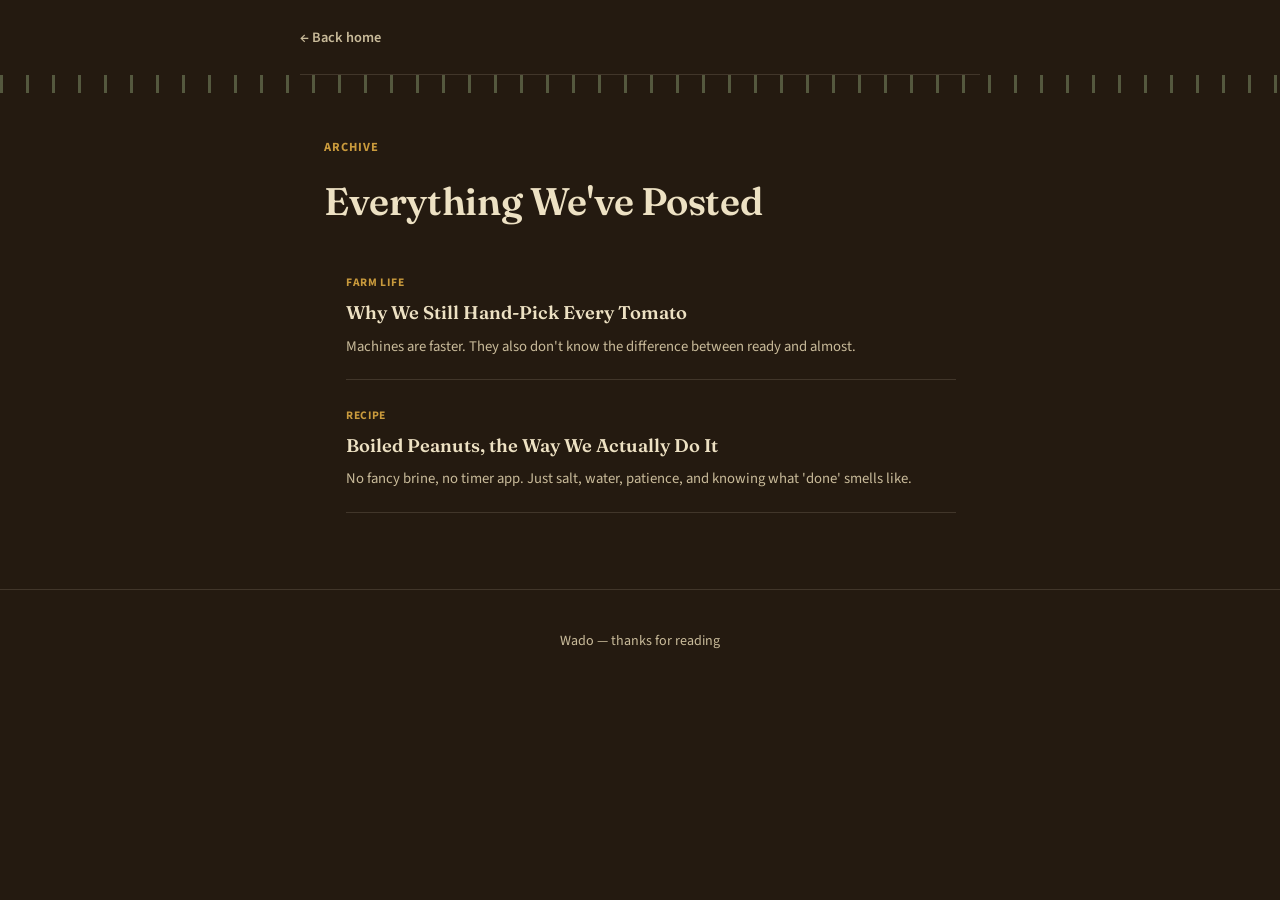
<file: posts/index.html>
<!DOCTYPE html>
<html lang="en">
<head>
<meta charset="UTF-8">
<meta name="viewport" content="width=device-width, initial-scale=1.0">
<title>All Posts | Random What Tha Farm</title>
<meta name="description" content="Every farm story, recipe, and homestead tip from Random What Tha Farm.">
<link rel="preconnect" href="https://fonts.googleapis.com">
<link rel="preconnect" href="https://fonts.gstatic.com" crossorigin>
<link href="https://fonts.googleapis.com/css2?family=Fraunces:opsz,wght@9..144,500;9..144,600;9..144,700&family=Source+Sans+3:wght@400;500;600;700&display=swap" rel="stylesheet">
<link rel="stylesheet" href="../style.css">
</head>
<body>
<div class="wrap top-nav"><a href="../index.html">&larr; Back home</a></div>
<div class="rows"></div>
<div class="wrap">
  <article>
    <div class="kicker">Archive</div>
    <h1>Everything We've Posted</h1>
    <ul class="post-list" id="post-list"></ul>
  </article>
</div>
<footer>Wado &mdash; thanks for reading</footer>

<script>
  fetch('../posts.json')
    .then(r => r.json())
    .then(posts => {
      const list = document.getElementById('post-list');
      posts.slice().reverse().forEach(p => {
        const li = document.createElement('li');
        li.innerHTML = `
          <span class="kind">${p.kind}</span>
          <a class="title" href="../${p.url}">${p.title}</a>
          <div class="excerpt">${p.excerpt}</div>
        `;
        list.appendChild(li);
      });
    });
</script>
</body>
</html>
</file>
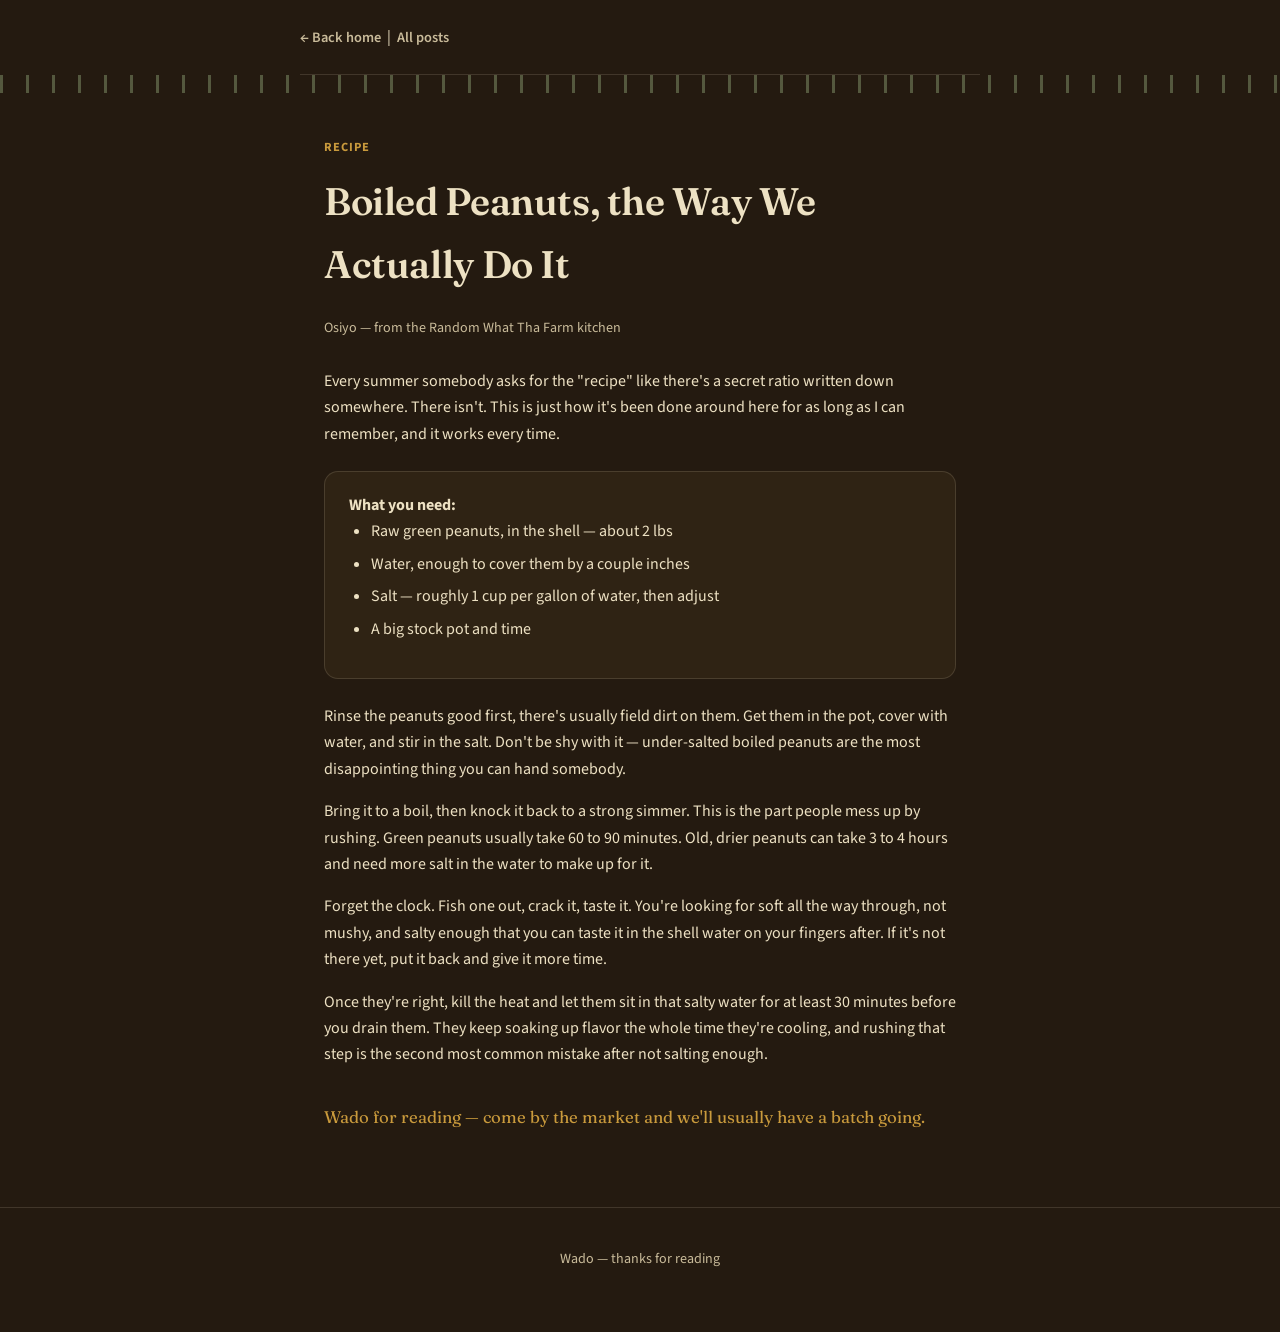
<file: boiled-peanuts-how-we-do-it.html>
<!DOCTYPE html>
<html lang="en">
<head>
<meta charset="UTF-8">
<meta name="viewport" content="width=device-width, initial-scale=1.0">
<title>Boiled Peanuts, the Way We Actually Do It | Random What Tha Farm</title>
<meta name="description" content="No fancy brine, no timer app. How we actually boil peanuts on the farm.">
<link rel="preconnect" href="https://fonts.googleapis.com">
<link rel="preconnect" href="https://fonts.gstatic.com" crossorigin>
<link href="https://fonts.googleapis.com/css2?family=Fraunces:opsz,wght@9..144,500;9..144,600;9..144,700&family=Source+Sans+3:wght@400;500;600;700&display=swap" rel="stylesheet">
<link rel="stylesheet" href="../style.css">
</head>
<body>
<div class="wrap top-nav"><a href="../index.html">&larr; Back home</a> &nbsp;|&nbsp; <a href="index.html">All posts</a></div>
<div class="rows"></div>
<div class="wrap">
  <article>
    <div class="kicker">Recipe</div>
    <h1>Boiled Peanuts, the Way We Actually Do It</h1>
    <p class="byline">Osiyo &mdash; from the Random What Tha Farm kitchen</p>

    <p>Every summer somebody asks for the "recipe" like there's a secret ratio written down somewhere. There isn't. This is just how it's been done around here for as long as I can remember, and it works every time.</p>

    <div class="card">
      <strong>What you need:</strong>
      <ul>
        <li>Raw green peanuts, in the shell &mdash; about 2 lbs</li>
        <li>Water, enough to cover them by a couple inches</li>
        <li>Salt &mdash; roughly 1 cup per gallon of water, then adjust</li>
        <li>A big stock pot and time</li>
      </ul>
    </div>

    <p>Rinse the peanuts good first, there's usually field dirt on them. Get them in the pot, cover with water, and stir in the salt. Don't be shy with it &mdash; under-salted boiled peanuts are the most disappointing thing you can hand somebody.</p>

    <p>Bring it to a boil, then knock it back to a strong simmer. This is the part people mess up by rushing. Green peanuts usually take 60 to 90 minutes. Old, drier peanuts can take 3 to 4 hours and need more salt in the water to make up for it.</p>

    <p>Forget the clock. Fish one out, crack it, taste it. You're looking for soft all the way through, not mushy, and salty enough that you can taste it in the shell water on your fingers after. If it's not there yet, put it back and give it more time.</p>

    <p>Once they're right, kill the heat and let them sit in that salty water for at least 30 minutes before you drain them. They keep soaking up flavor the whole time they're cooling, and rushing that step is the second most common mistake after not salting enough.</p>

    <p class="wado-close">Wado for reading &mdash; come by the market and we'll usually have a batch going.</p>
  </article>
</div>
<footer>Wado &mdash; thanks for reading</footer>
</body>
</html>
</file>
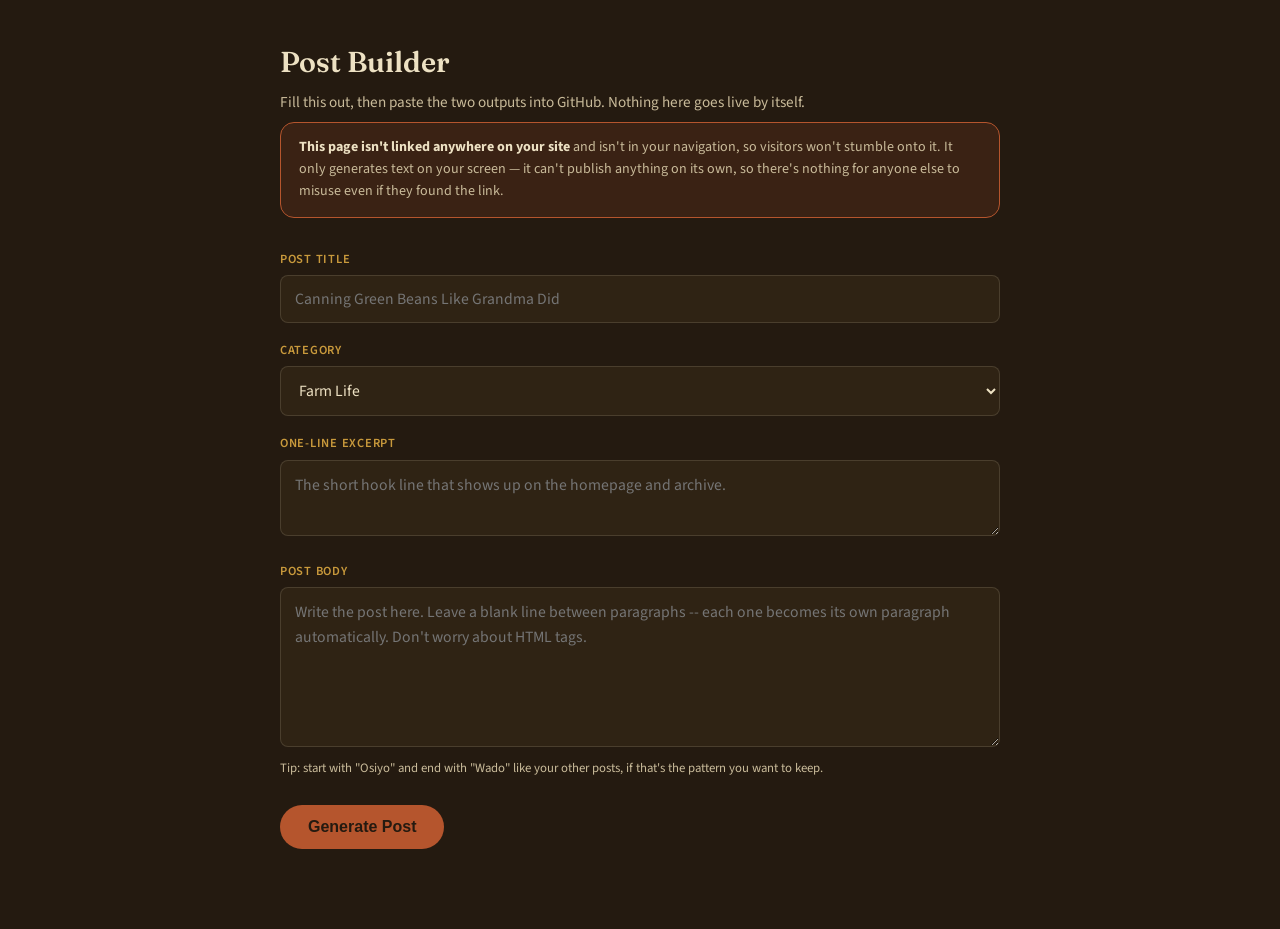
<file: post-builder.html>
<!DOCTYPE html>
<html lang="en">
<head>
<meta charset="UTF-8">
<meta name="viewport" content="width=device-width, initial-scale=1.0">
<title>Post Builder | Random What Tha Farm</title>
<meta name="robots" content="noindex, nofollow">
<link rel="preconnect" href="https://fonts.googleapis.com">
<link rel="preconnect" href="https://fonts.gstatic.com" crossorigin>
<link href="https://fonts.googleapis.com/css2?family=Fraunces:opsz,wght@9..144,500;9..144,600;9..144,700&family=Source+Sans+3:wght@400;500;600;700&display=swap" rel="stylesheet">
<style>
  :root{
    --soil:#241a10; --soil-2:#2f2314; --clay:#b5552d; --clay-bright:#d1683a;
    --wheat:#ede1c3; --wheat-dim:#c9bb9a; --sage:#7c8b64; --gold:#c99a3c;
    --line: rgba(237,225,195,0.14); --radius:14px;
  }
  *{box-sizing:border-box; margin:0; padding:0;}
  body{ background:var(--soil); color:var(--wheat); font-family:'Source Sans 3',sans-serif; line-height:1.55; padding: 40px 20px 80px; }
  h1,h2,h3{ font-family:'Fraunces',serif; font-weight:600; }
  .wrap{ max-width: 720px; margin: 0 auto; }
  h1{ font-size: 1.8rem; margin-bottom: 6px; }
  .sub{ color: var(--wheat-dim); font-size: 0.95rem; margin-bottom: 8px; }
  .warn{
    background: rgba(181,85,45,0.15); border: 1px solid var(--clay); border-radius: var(--radius);
    padding: 14px 18px; font-size: 0.88rem; color: var(--wheat-dim); margin-bottom: 32px;
  }
  .warn strong{ color: var(--wheat); }
  label{ font-size: 0.78rem; text-transform: uppercase; letter-spacing: 0.06em; color: var(--gold); font-weight: 600; margin: 18px 0 6px; display:block; }
  input, textarea, select{
    width: 100%; background: var(--soil-2); border: 1px solid var(--line); color: var(--wheat);
    padding: 12px 14px; border-radius: 8px; font-family: inherit; font-size: 0.98rem;
  }
  textarea{ min-height: 160px; resize: vertical; line-height: 1.6; }
  textarea#excerpt{ min-height: 60px; }
  input:focus, textarea:focus, select:focus{ outline:none; border-color: var(--clay-bright); }
  .hint{ font-size: 0.8rem; color: var(--wheat-dim); margin-top: 4px; }
  button{
    margin-top: 26px; background: var(--clay); color: var(--soil); font-weight: 700; border: none;
    padding: 13px 28px; border-radius: 999px; font-size: 1rem; cursor: pointer;
  }
  button:hover{ background: var(--clay-bright); }
  .output{ margin-top: 40px; display: none; }
  .output.show{ display: block; }
  .out-block{
    background: var(--soil-2); border: 1px solid var(--line); border-radius: var(--radius);
    padding: 18px; margin-top: 14px; position: relative;
  }
  .out-block h3{ font-size: 1rem; margin-bottom: 4px; }
  .out-block .instr{ font-size: 0.85rem; color: var(--wheat-dim); margin-bottom: 12px; }
  pre{
    background: var(--soil); border: 1px solid var(--line); border-radius: 8px; padding: 14px;
    overflow-x: auto; font-size: 0.82rem; color: var(--wheat); white-space: pre-wrap; word-break: break-word;
  }
  .copy-btn{
    margin-top: 10px; background: transparent; border: 1px solid var(--clay-bright); color: var(--clay-bright);
    padding: 8px 18px; border-radius: 999px; font-size: 0.85rem; font-weight: 600;
  }
  .copy-btn.copied{ background: var(--sage); border-color: var(--sage); color: var(--soil); }
</style>
</head>
<body>
<div class="wrap">
  <h1>Post Builder</h1>
  <p class="sub">Fill this out, then paste the two outputs into GitHub. Nothing here goes live by itself.</p>
  <div class="warn">
    <strong>This page isn't linked anywhere on your site</strong> and isn't in your navigation, so visitors won't stumble onto it. It only generates text on your screen &mdash; it can't publish anything on its own, so there's nothing for anyone else to misuse even if they found the link.
  </div>

  <label for="title">Post Title</label>
  <input type="text" id="title" placeholder="Canning Green Beans Like Grandma Did">

  <label for="kind">Category</label>
  <select id="kind">
    <option>Farm Life</option>
    <option>Recipe</option>
    <option>Repair Tips</option>
    <option>Market Update</option>
    <option>Cherokee Life</option>
  </select>

  <label for="excerpt">One-line Excerpt</label>
  <textarea id="excerpt" placeholder="The short hook line that shows up on the homepage and archive."></textarea>

  <label for="body">Post Body</label>
  <textarea id="body" placeholder="Write the post here. Leave a blank line between paragraphs -- each one becomes its own paragraph automatically. Don't worry about HTML tags."></textarea>
  <p class="hint">Tip: start with "Osiyo" and end with "Wado" like your other posts, if that's the pattern you want to keep.</p>

  <button onclick="generate()">Generate Post</button>

  <div class="output" id="output">
    <div class="out-block">
      <h3>1. New file for GitHub</h3>
      <p class="instr">In your repo: Add file &rarr; Create new file. Name it exactly <code id="filename-hint"></code> (this puts it in the posts folder automatically). Paste this in as the content, then commit.</p>
      <pre id="html-out"></pre>
      <button class="copy-btn" onclick="copyBlock('html-out', this)">Copy HTML</button>
    </div>
    <div class="out-block">
      <h3>2. Add to posts.json</h3>
      <p class="instr">Open posts.json, click the pencil to edit, and paste this as a new entry in the list (add a comma after the entry before it). Commit.</p>
      <pre id="json-out"></pre>
      <button class="copy-btn" onclick="copyBlock('json-out', this)">Copy JSON Entry</button>
    </div>
  </div>
</div>

<script>
function slugify(str){
  return str.toLowerCase().trim()
    .replace(/[^a-z0-9\s-]/g, '')
    .replace(/\s+/g, '-')
    .replace(/-+/g, '-');
}

function escapeHtml(str){
  return str.replace(/&/g,'&amp;').replace(/</g,'&lt;').replace(/>/g,'&gt;');
}

function generate(){
  const title = document.getElementById('title').value.trim();
  const kind = document.getElementById('kind').value;
  const excerpt = document.getElementById('excerpt').value.trim();
  const body = document.getElementById('body').value.trim();

  if(!title || !body){
    alert('Add at least a title and body first.');
    return;
  }

  const slug = slugify(title);
  const filename = 'posts/' + slug + '.html';

  const paragraphs = body.split(/\n\s*\n/).map(p => p.trim()).filter(Boolean)
    .map(p => '    <p>' + escapeHtml(p).replace(/\n/g,'<br>') + '</p>')
    .join('\n');

  const html = `<!DOCTYPE html>
<html lang="en">
<head>
<meta charset="UTF-8">
<meta name="viewport" content="width=device-width, initial-scale=1.0">
<title>${escapeHtml(title)} | Random What Tha Farm</title>
<meta name="description" content="${escapeHtml(excerpt)}">
<link rel="preconnect" href="https://fonts.googleapis.com">
<link rel="preconnect" href="https://fonts.gstatic.com" crossorigin>
<link href="https://fonts.googleapis.com/css2?family=Fraunces:opsz,wght@9..144,500;9..144,600;9..144,700&family=Source+Sans+3:wght@400;500;600;700&display=swap" rel="stylesheet">
<link rel="stylesheet" href="../style.css">
</head>
<body>
<div class="wrap top-nav"><a href="../index.html">&larr; Back home</a> &nbsp;|&nbsp; <a href="index.html">All posts</a></div>
<div class="rows"></div>
<div class="wrap">
  <article>
    <div class="kicker">${escapeHtml(kind)}</div>
    <h1>${escapeHtml(title)}</h1>
    <p class="byline">Osiyo &mdash; from Random What Tha Farm</p>
${paragraphs}
    <p class="wado-close">Wado for reading.</p>
  </article>
</div>
<footer>Wado &mdash; thanks for reading</footer>
</body>
</html>`;

  const jsonEntry = `  {
    "slug": "${slug}",
    "title": "${title.replace(/"/g,'\\"')}",
    "kind": "${kind}",
    "excerpt": "${excerpt.replace(/"/g,'\\"')}",
    "url": "posts/${slug}.html"
  },`;

  document.getElementById('filename-hint').textContent = filename;
  document.getElementById('html-out').textContent = html;
  document.getElementById('json-out').textContent = jsonEntry;
  document.getElementById('output').classList.add('show');
  document.getElementById('output').scrollIntoView({behavior:'smooth'});
}

function copyBlock(id, btn){
  const text = document.getElementById(id).textContent;
  navigator.clipboard.writeText(text).then(() => {
    const original = btn.textContent;
    btn.textContent = 'Copied!';
    btn.classList.add('copied');
    setTimeout(() => { btn.textContent = original; btn.classList.remove('copied'); }, 1800);
  });
}
</script>
</body>
</html>
</file>
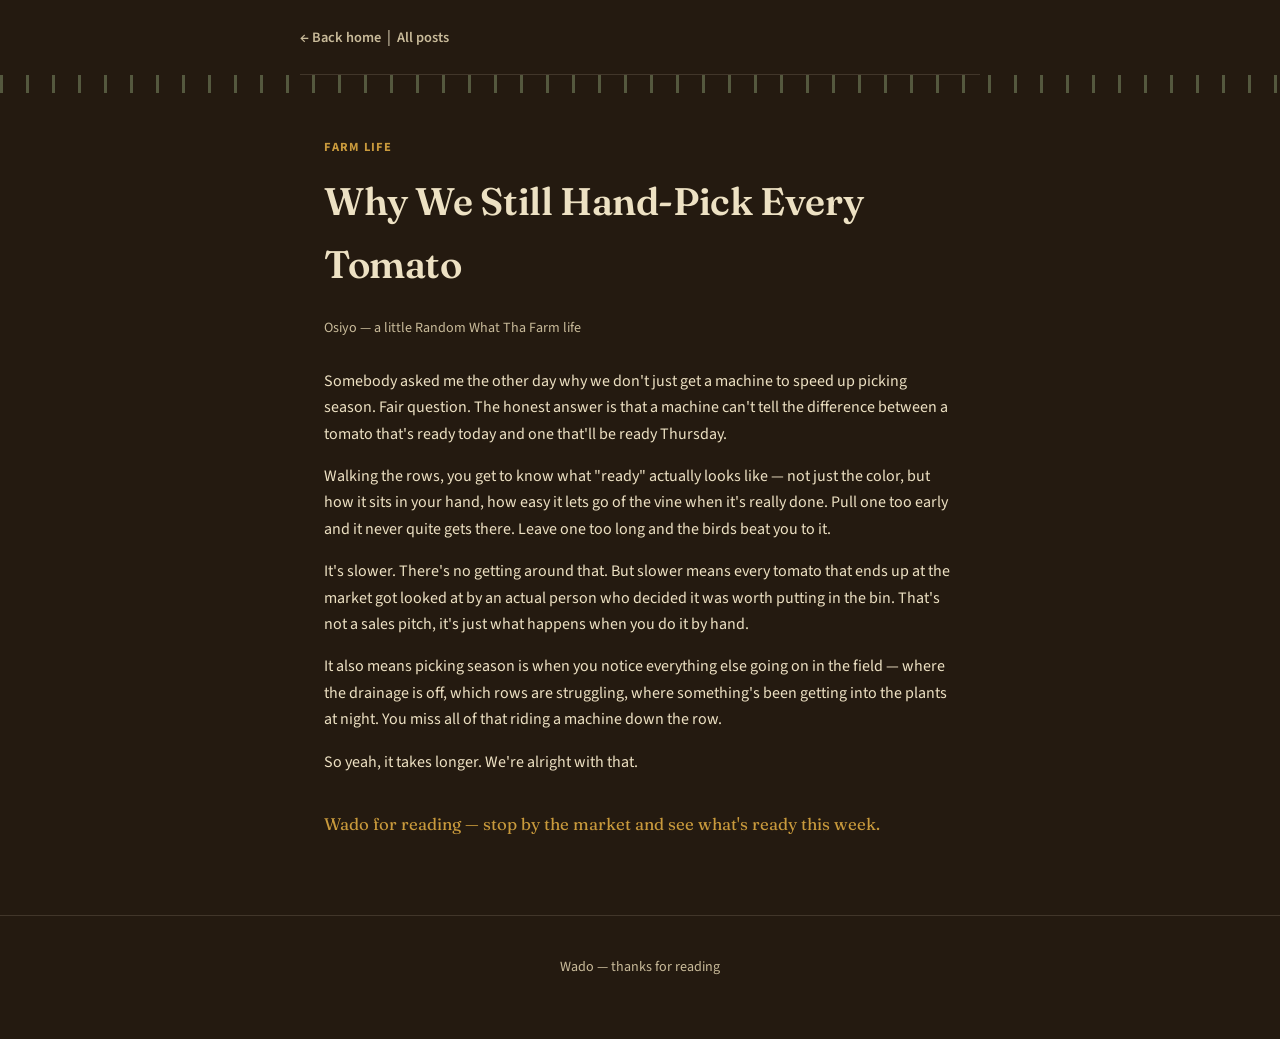
<file: why-we-still-hand-pick-tomatoes.html>
<!DOCTYPE html>
<html lang="en">
<head>
<meta charset="UTF-8">
<meta name="viewport" content="width=device-width, initial-scale=1.0">
<title>Why We Still Hand-Pick Every Tomato | Random What Tha Farm</title>
<meta name="description" content="Machines are faster. They also don't know the difference between ready and almost. A farm life story from Random What Tha Farm.">
<link rel="preconnect" href="https://fonts.googleapis.com">
<link rel="preconnect" href="https://fonts.gstatic.com" crossorigin>
<link href="https://fonts.googleapis.com/css2?family=Fraunces:opsz,wght@9..144,500;9..144,600;9..144,700&family=Source+Sans+3:wght@400;500;600;700&display=swap" rel="stylesheet">
<link rel="stylesheet" href="../style.css">
</head>
<body>
<div class="wrap top-nav"><a href="../index.html">&larr; Back home</a> &nbsp;|&nbsp; <a href="index.html">All posts</a></div>
<div class="rows"></div>
<div class="wrap">
  <article>
    <div class="kicker">Farm Life</div>
    <h1>Why We Still Hand-Pick Every Tomato</h1>
    <p class="byline">Osiyo &mdash; a little Random What Tha Farm life</p>

    <p>Somebody asked me the other day why we don't just get a machine to speed up picking season. Fair question. The honest answer is that a machine can't tell the difference between a tomato that's ready today and one that'll be ready Thursday.</p>

    <p>Walking the rows, you get to know what "ready" actually looks like &mdash; not just the color, but how it sits in your hand, how easy it lets go of the vine when it's really done. Pull one too early and it never quite gets there. Leave one too long and the birds beat you to it.</p>

    <p>It's slower. There's no getting around that. But slower means every tomato that ends up at the market got looked at by an actual person who decided it was worth putting in the bin. That's not a sales pitch, it's just what happens when you do it by hand.</p>

    <p>It also means picking season is when you notice everything else going on in the field &mdash; where the drainage is off, which rows are struggling, where something's been getting into the plants at night. You miss all of that riding a machine down the row.</p>

    <p>So yeah, it takes longer. We're alright with that.</p>

    <p class="wado-close">Wado for reading &mdash; stop by the market and see what's ready this week.</p>
  </article>
</div>
<footer>Wado &mdash; thanks for reading</footer>
</body>
</html>
</file>
<file: style.css>
:root{
  --soil: #241a10;
  --soil-2: #2f2314;
  --clay: #b5552d;
  --clay-bright: #d1683a;
  --wheat: #ede1c3;
  --wheat-dim: #c9bb9a;
  --sage: #7c8b64;
  --gold: #c99a3c;
  --line: rgba(237,225,195,0.14);
  --radius: 14px;
}
*{box-sizing:border-box; margin:0; padding:0;}
body{
  background: var(--soil);
  color: var(--wheat);
  font-family: 'Source Sans 3', sans-serif;
  line-height: 1.65;
  -webkit-font-smoothing: antialiased;
}
h1,h2,h3{ font-family: 'Fraunces', serif; font-weight: 600; letter-spacing: -0.01em; }
a{ color: var(--clay-bright); }
.wrap{ max-width: 680px; margin: 0 auto; padding: 0 24px; }

.rows{
  height: 18px;
  background-image: repeating-linear-gradient(
    90deg, var(--sage) 0px, var(--sage) 3px, transparent 3px, transparent 26px
  );
  opacity: 0.55;
}

.top-nav{
  padding: 24px 0;
  border-bottom: 1px solid var(--line);
}
.top-nav a{
  text-decoration: none;
  color: var(--wheat-dim);
  font-weight: 600;
  font-size: 0.9rem;
}
.top-nav a:hover{ color: var(--clay-bright); }

article{ padding: 44px 0 60px; }
.kicker{
  color: var(--gold);
  text-transform: uppercase;
  letter-spacing: 0.08em;
  font-size: 0.78rem;
  font-weight: 700;
  margin-bottom: 12px;
}
article h1{ font-size: clamp(1.8rem, 5vw, 2.4rem); margin-bottom: 20px; }
article p{ margin-bottom: 16px; color: var(--wheat); }
article ul, article ol{ margin: 0 0 16px 22px; color: var(--wheat); }
article li{ margin-bottom: 6px; }
.byline{ color: var(--wheat-dim); font-size: 0.88rem; margin-bottom: 28px; }

.card{
  background: var(--soil-2);
  border: 1px solid var(--line);
  border-radius: var(--radius);
  padding: 20px 24px;
  margin: 24px 0;
}

.wado-close{
  margin-top: 36px;
  font-family: 'Fraunces', serif;
  color: var(--gold);
  font-size: 1.05rem;
}

/* archive list */
.post-list{ list-style:none; margin-top: 20px; }
.post-list li{
  border-bottom: 1px solid var(--line);
  padding: 20px 0;
}
.post-list a.title{
  text-decoration: none;
  color: var(--wheat);
  font-family: 'Fraunces', serif;
  font-size: 1.15rem;
  font-weight: 600;
}
.post-list a.title:hover{ color: var(--clay-bright); }
.post-list .kind{
  color: var(--gold);
  text-transform: uppercase;
  font-size: 0.72rem;
  letter-spacing: 0.06em;
  font-weight: 700;
  display:block;
  margin-bottom: 6px;
}
.post-list .excerpt{ color: var(--wheat-dim); font-size: 0.92rem; margin-top: 6px; }

footer{
  text-align: center;
  padding: 40px 0 60px;
  color: var(--wheat-dim);
  font-size: 0.88rem;
  border-top: 1px solid var(--line);
}
</file>
